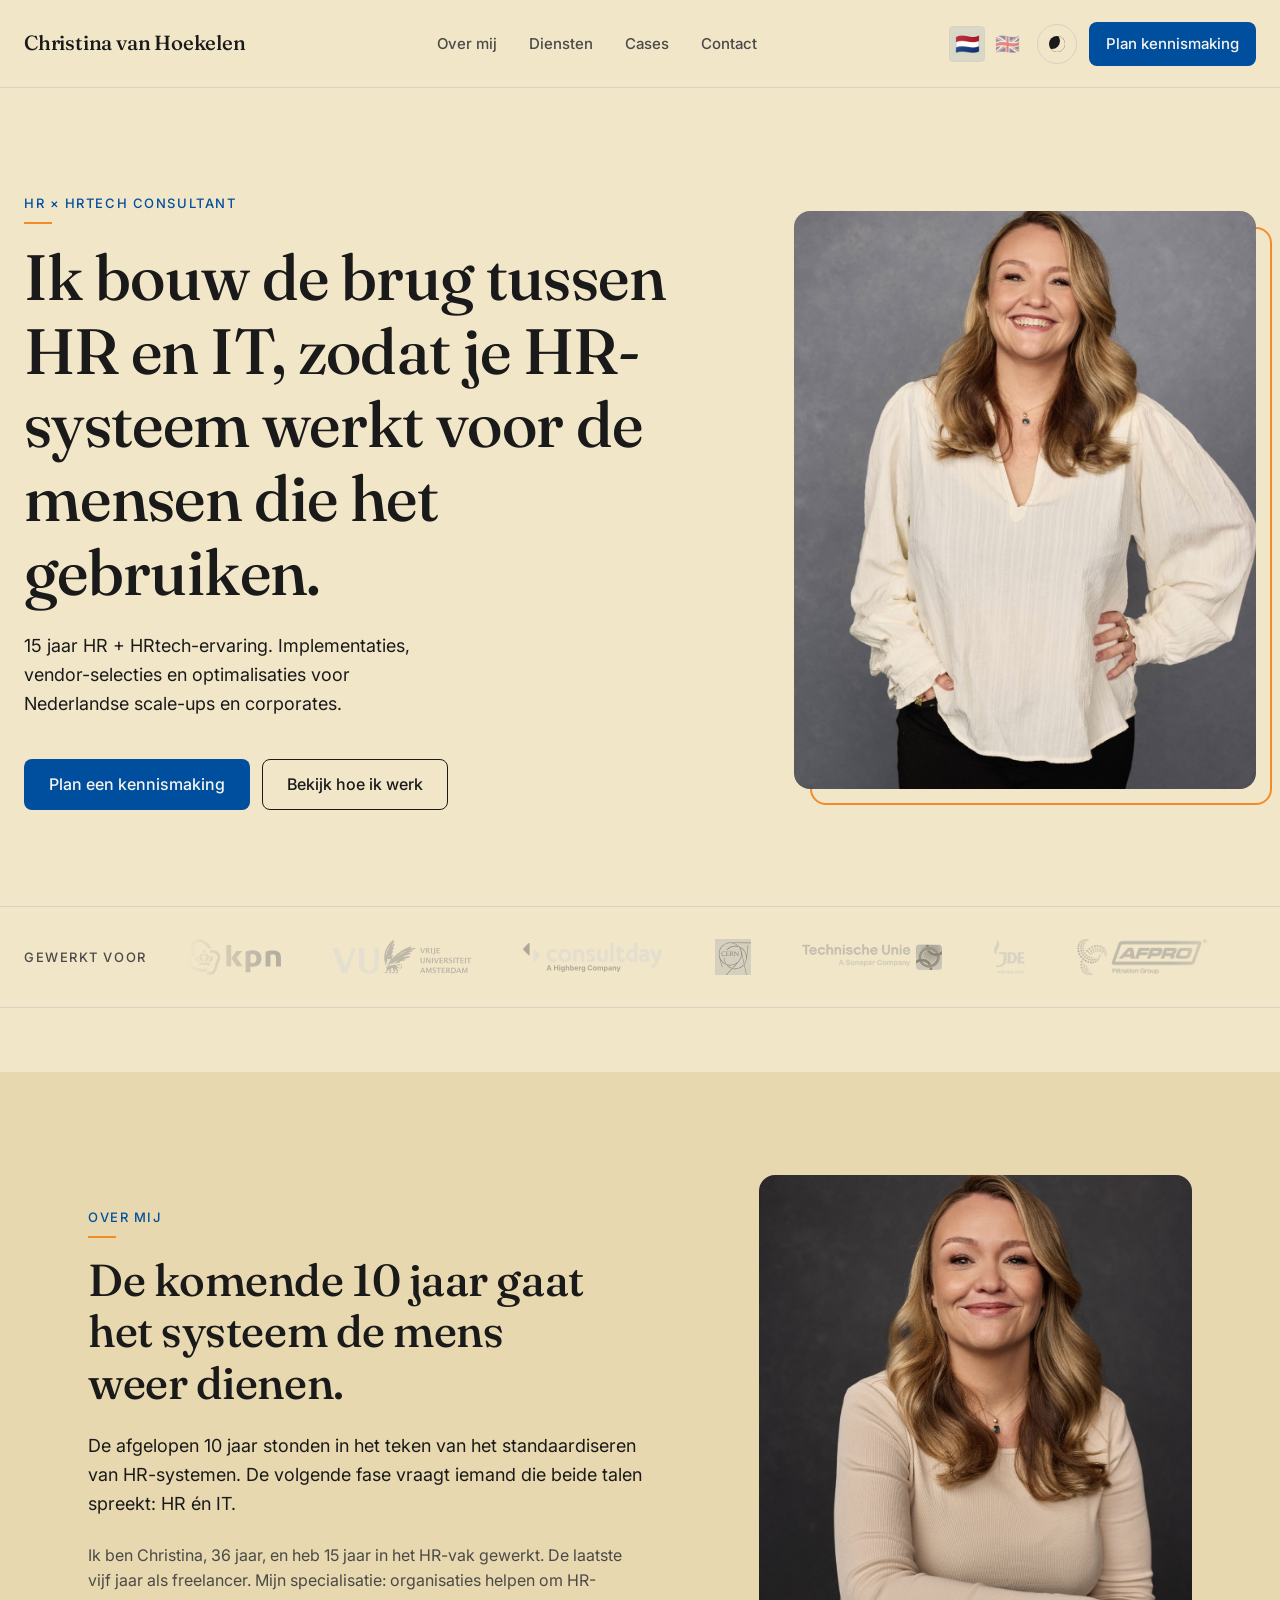
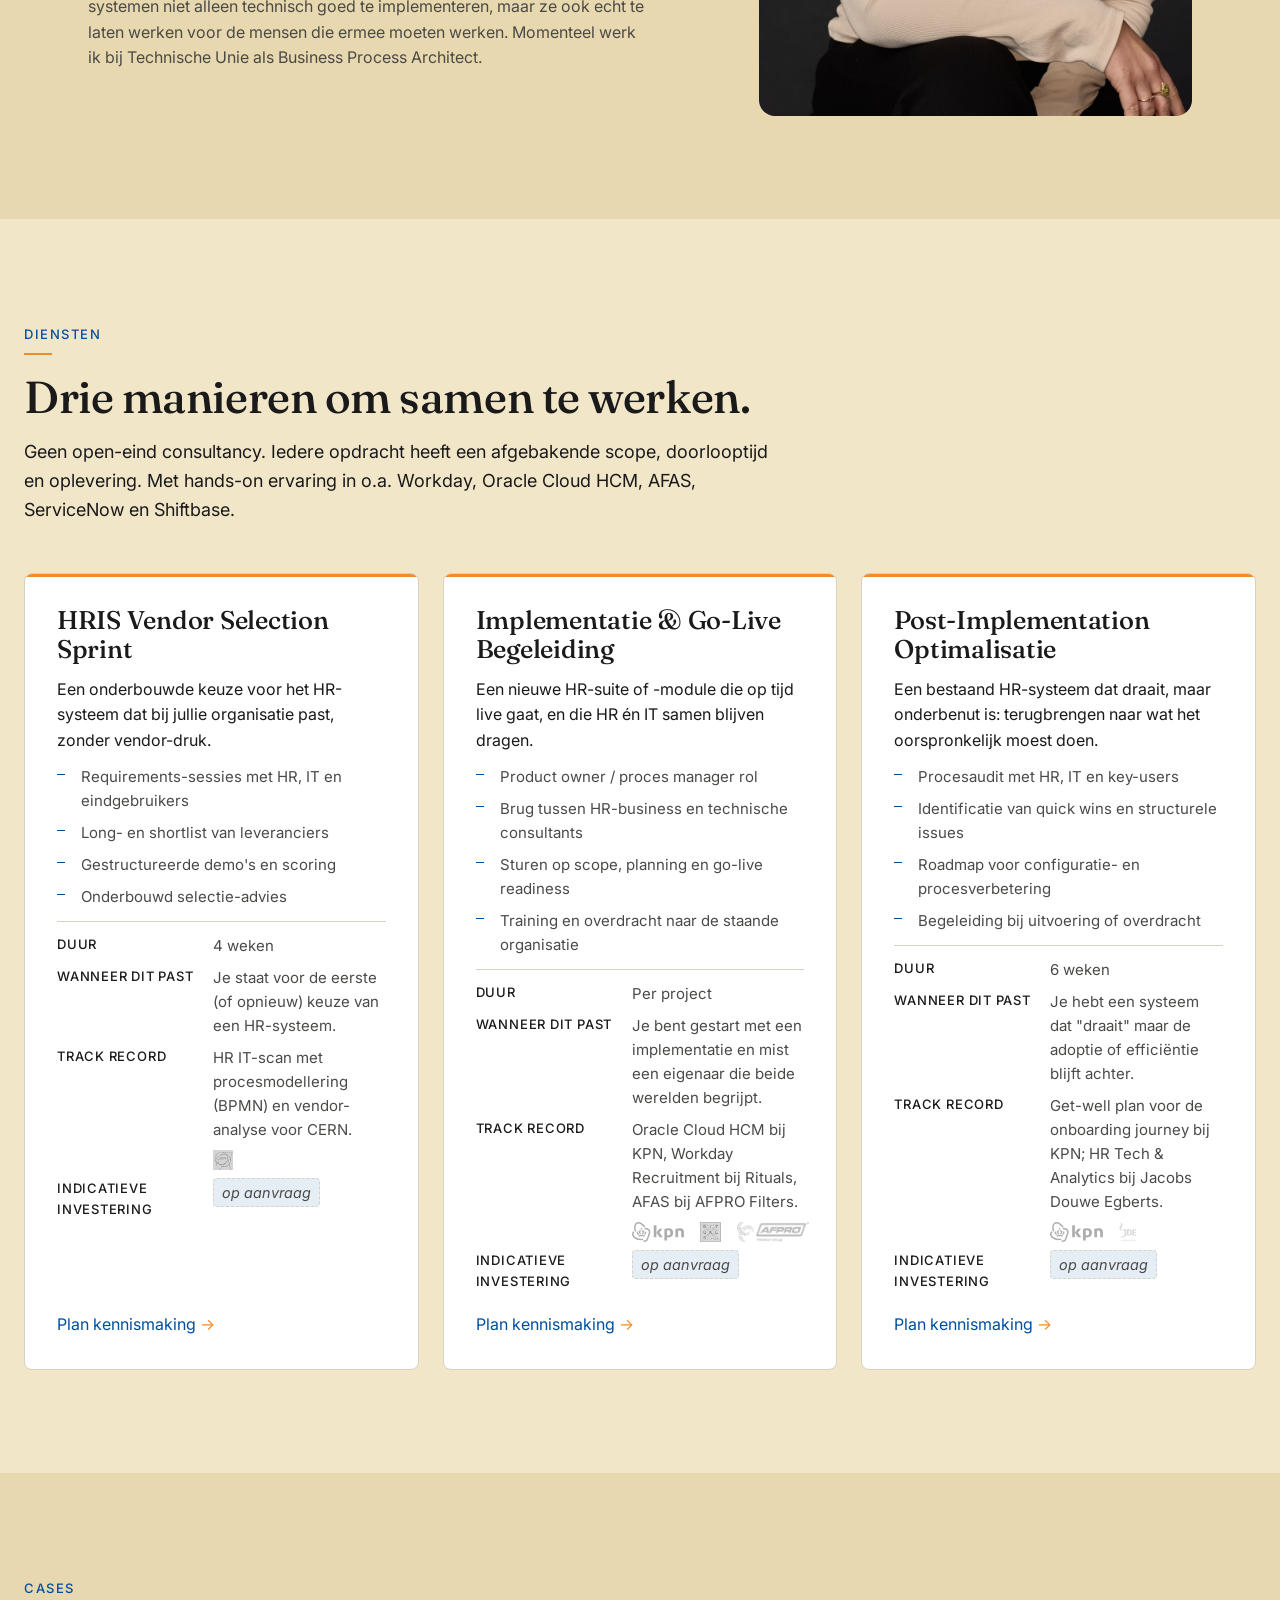
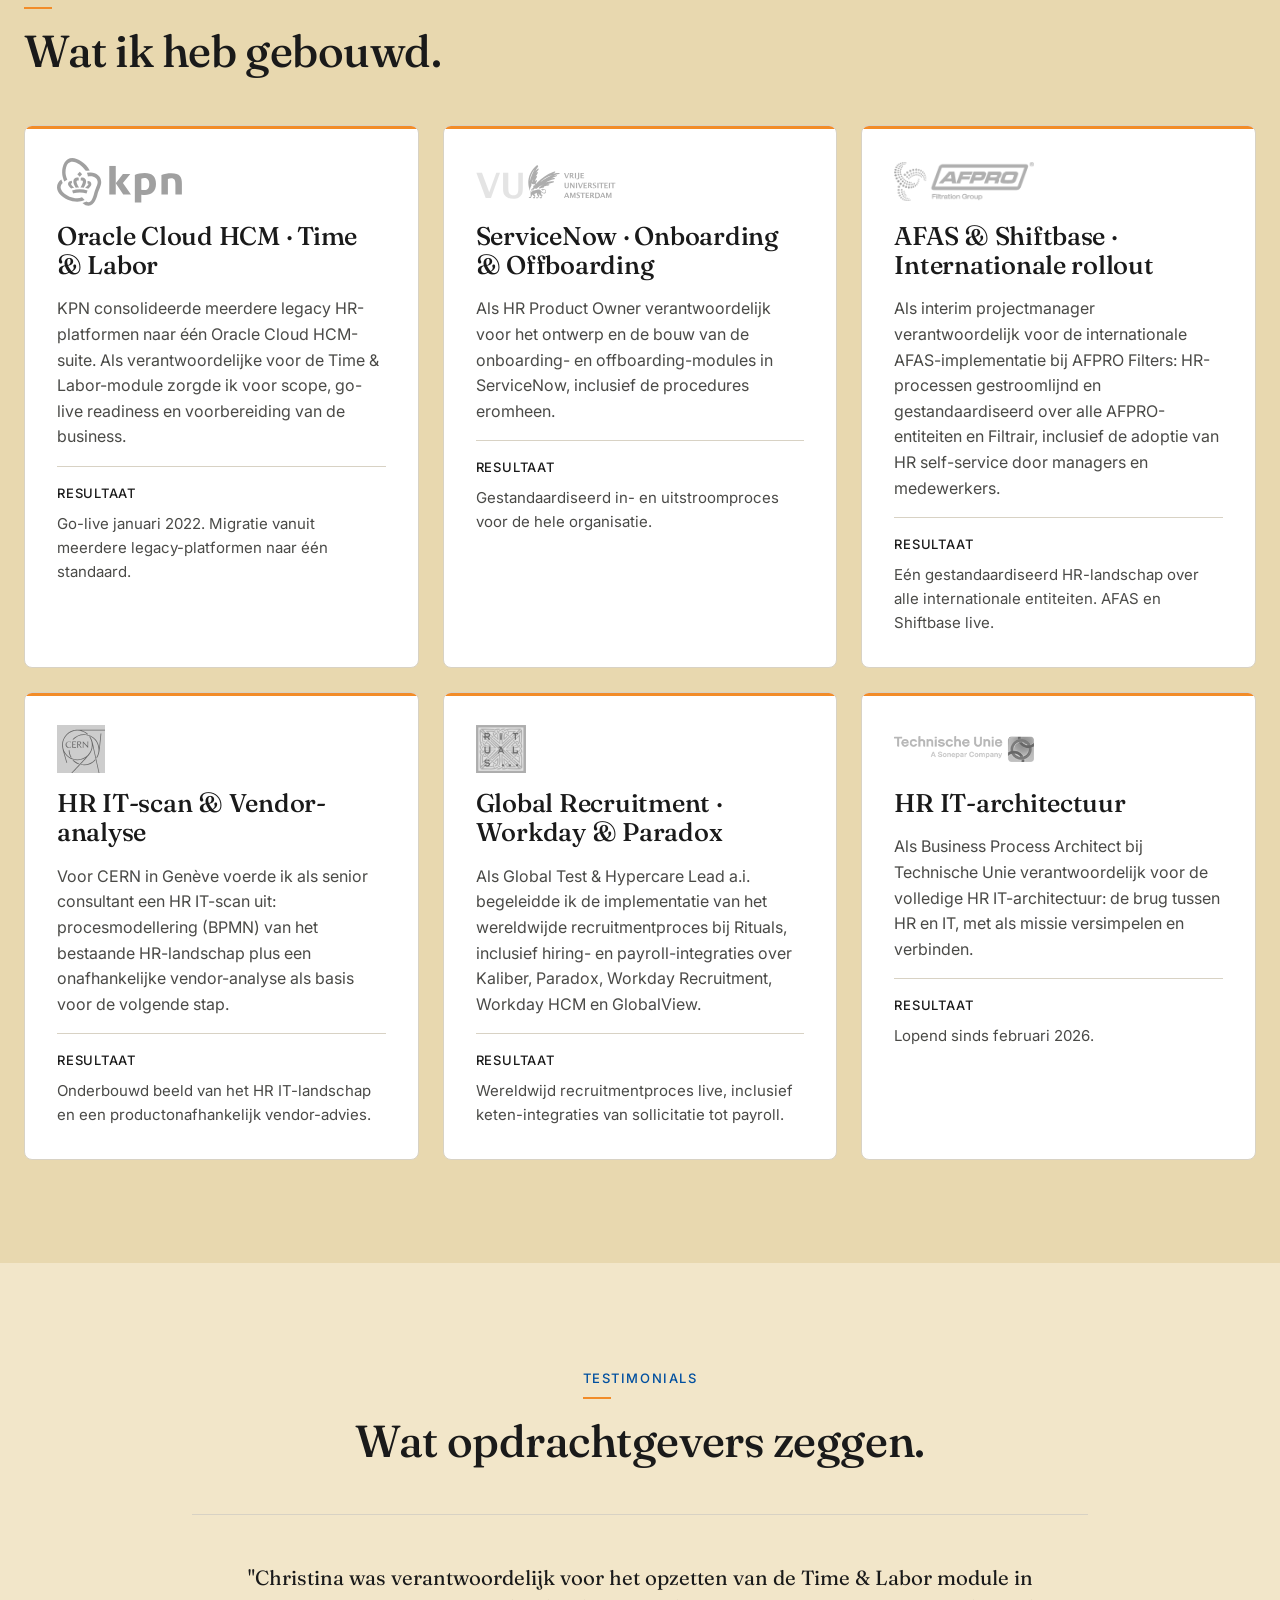
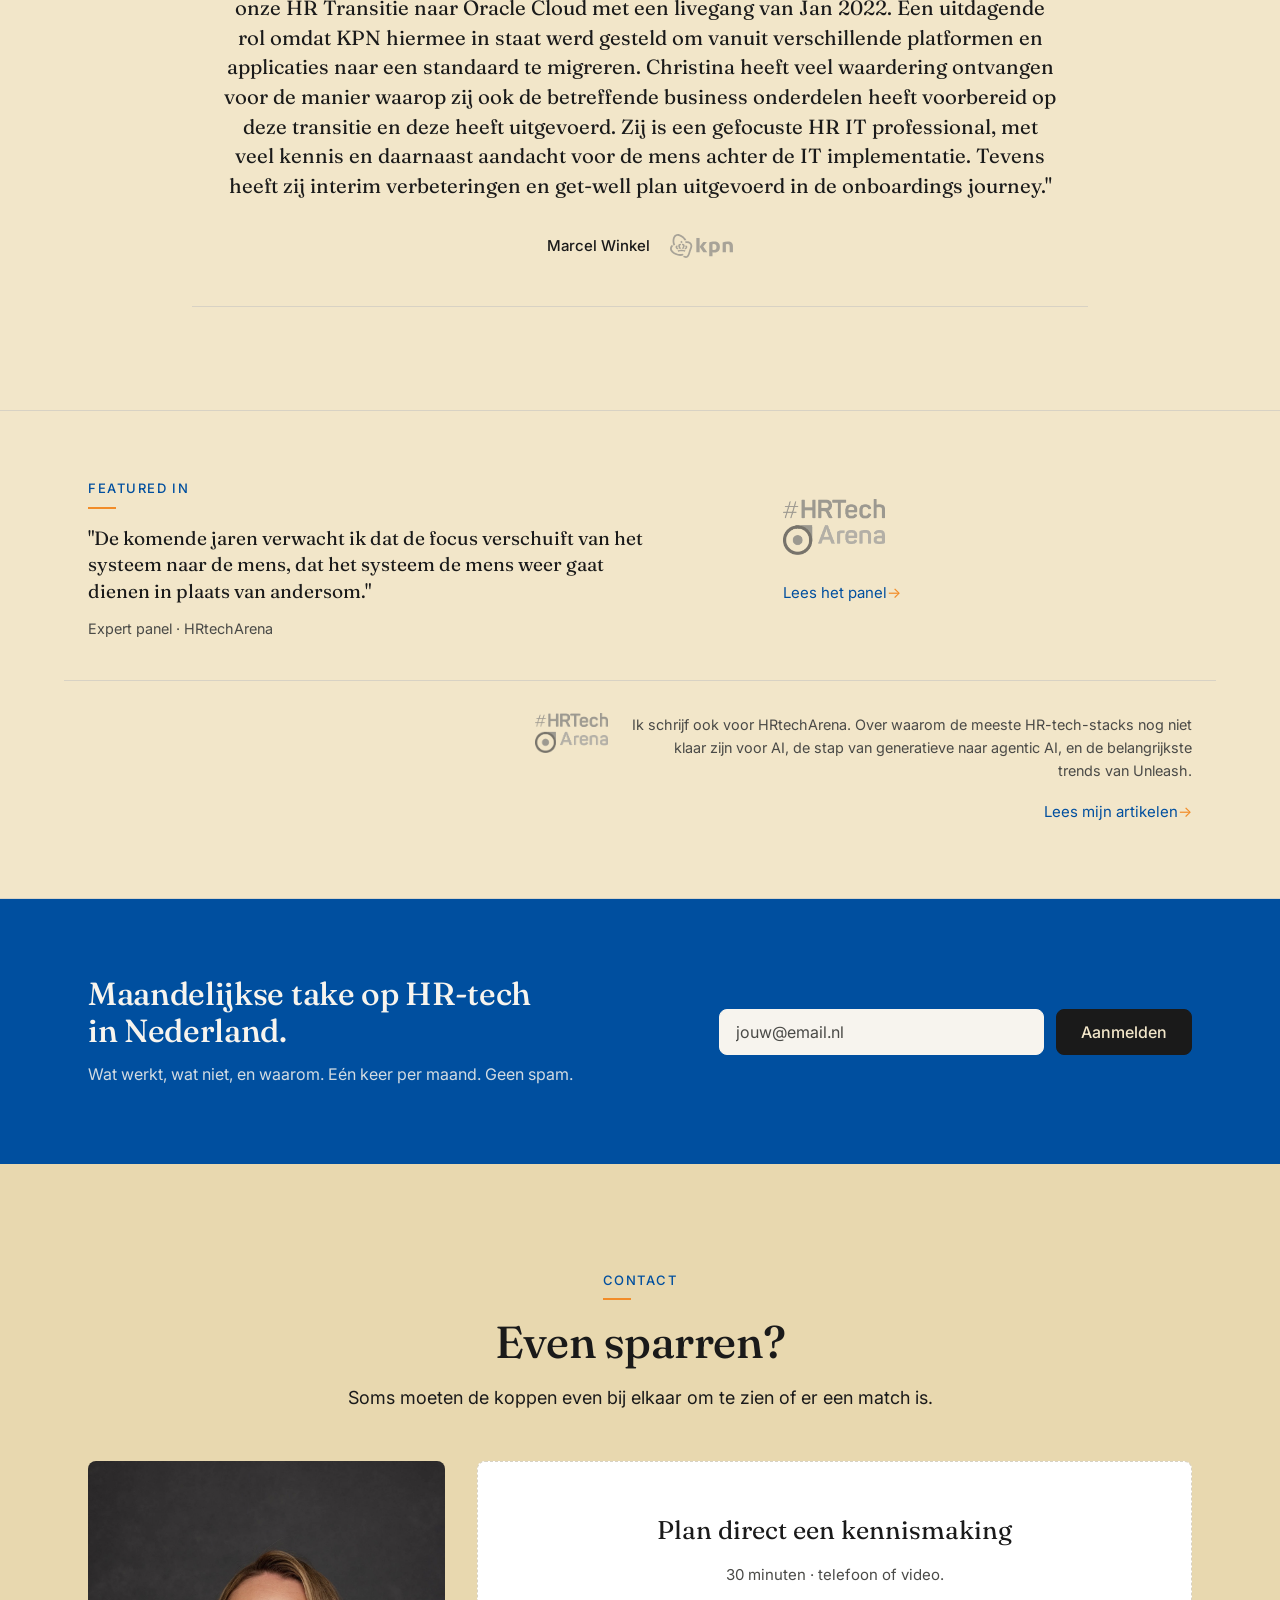
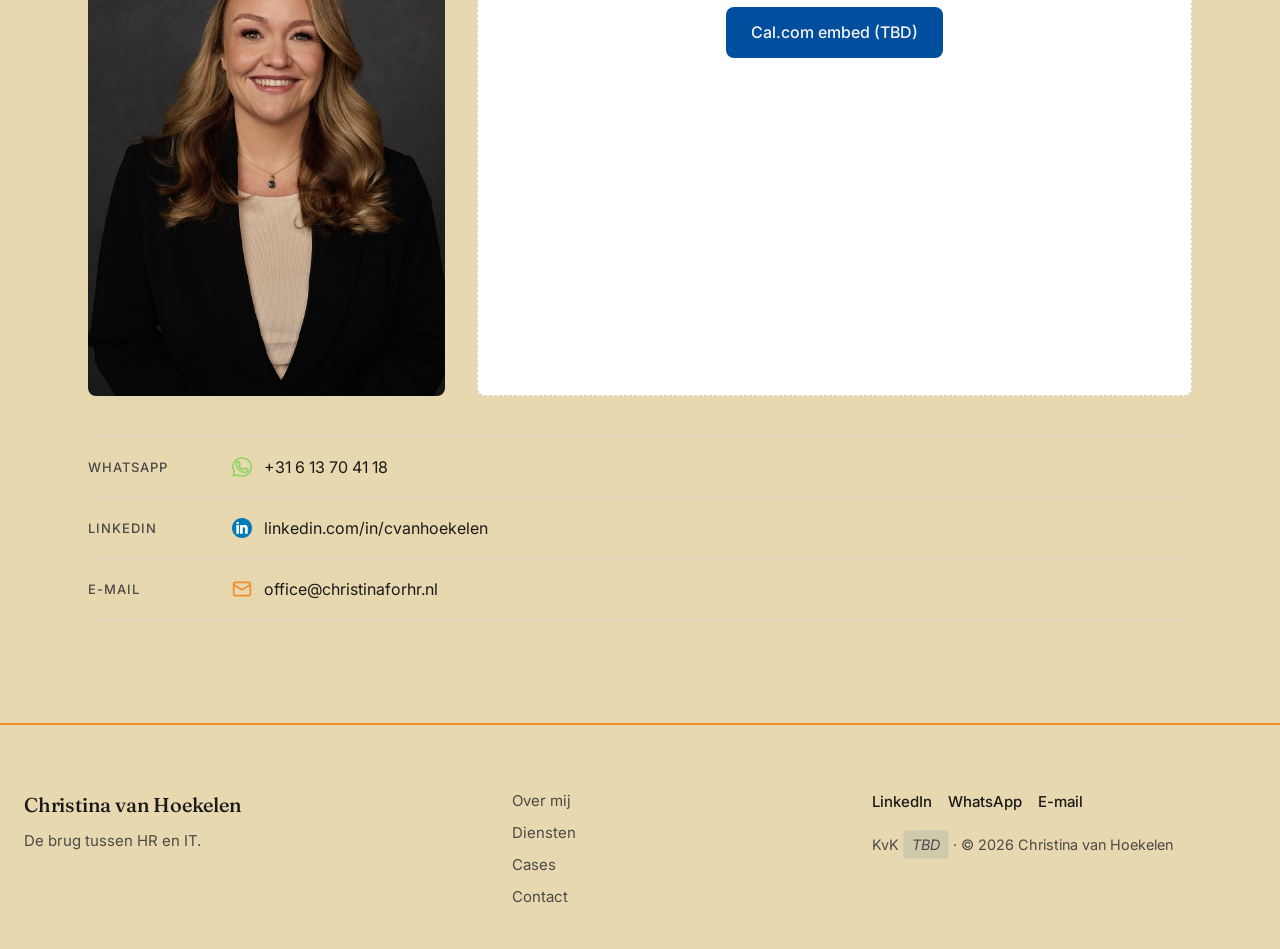
<file: index.html>
<!DOCTYPE html>
<html lang="nl">
  <head>
    <meta charset="UTF-8">
    <meta name="viewport" content="width=device-width, initial-scale=1.0">
    <title>Christina van Hoekelen · HR × HRtech consultant</title>
    <meta name="description" content="Ik bouw de brug tussen HR en IT. Implementaties, vendor-selecties en optimalisaties voor Nederlandse scale-ups en corporates.">

    <link rel="preconnect" href="https://fonts.googleapis.com">
    <link rel="preconnect" href="https://fonts.gstatic.com" crossorigin>
    <link href="https://fonts.googleapis.com/css2?family=Fraunces:opsz,wght@9..144,400;9..144,500;9..144,600&family=Inter:wght@400;500;600&display=swap" rel="stylesheet">

    <link rel="stylesheet" href="CSS/general.css">
    <link rel="stylesheet" href="CSS/header.css">
    <link rel="stylesheet" href="CSS/hero.css">
    <link rel="stylesheet" href="CSS/overmij.css">
    <link rel="stylesheet" href="CSS/diensten.css">
    <link rel="stylesheet" href="CSS/case-studies.css">
    <link rel="stylesheet" href="CSS/testimonials.css">
    <link rel="stylesheet" href="CSS/hr-tech-review.css">
    <link rel="stylesheet" href="CSS/newsletter.css">
    <link rel="stylesheet" href="CSS/contact.css">
    <link rel="stylesheet" href="CSS/bottom-banner.css">
    <link rel="stylesheet" href="CSS/theme-toggle.css">

    <link rel="icon" href="Images/favicon.jpg" type="image/jpeg">

    <script>
      (function () {
        try {
          var saved = localStorage.getItem('theme');
          if (saved === 'dark' || saved === 'light') {
            document.documentElement.setAttribute('data-theme', saved);
          }
        } catch (e) {}
      })();
    </script>
  </head>
  <body>

    <!-- header -->
    <header class="header" id="header">
      <div class="header-inner">
        <a class="wordmark" href="index.html">Christina van Hoekelen</a>

        <nav class="primary-nav" aria-label="Hoofdmenu">
          <a href="#over-mij" data-i18n="nav.about">Over mij</a>
          <a href="#diensten" data-i18n="nav.services">Diensten</a>
          <a href="#cases" data-i18n="nav.cases">Cases</a>
          <a href="#contact" data-i18n="nav.contact">Contact</a>
        </nav>

        <div class="header-actions">
          <div class="lang-toggle" role="group" aria-label="Taal / Language">
            <button type="button" data-lang="nl" aria-label="Nederlands" aria-pressed="true">🇳🇱</button>
            <button type="button" data-lang="en" aria-label="English" aria-pressed="false">🇬🇧</button>
          </div>
          <button type="button" class="theme-toggle" aria-label="Wissel thema" aria-pressed="false">
            <span class="theme-toggle-icon" aria-hidden="true"></span>
          </button>
          <!-- TBD: vervang href door Cal.com / Calendly URL -->
          <a class="btn btn-primary header-cta" href="#contact" data-i18n="header.cta">Plan kennismaking</a>
        </div>
      </div>
    </header>

    <script src="Javascript/scrolling.js"></script>
    <!-- end of header -->

    <main>

      <!-- hero -->
      <section id="hero" class="hero">
        <div class="container-wide hero-grid">
          <div class="hero-copy">
            <p class="eyebrow" data-i18n="hero.eyebrow">HR × HRtech consultant</p>
            <h1 data-i18n="hero.title">Ik bouw de brug tussen HR en IT, zodat je HR-systeem werkt voor de mensen die het gebruiken.</h1>
            <p class="lead" data-i18n="hero.lead">15 jaar HR + HRtech-ervaring. Implementaties, vendor-selecties en optimalisaties voor Nederlandse scale-ups en corporates.</p>
            <div class="hero-ctas">
              <!-- TBD: Cal.com / Calendly URL -->
              <a class="btn btn-primary" href="#contact" data-i18n="hero.cta1">Plan een kennismaking</a>
              <a class="btn btn-secondary" href="#diensten" data-i18n="hero.cta2">Bekijk hoe ik werk</a>
            </div>
          </div>
          <div class="hero-image">
            <img src="Images/christina-hero.jpg" alt="Christina van Hoekelen" class="hero-portrait">
          </div>
        </div>

        <!-- Gewerkt voor -->
        <div class="container-wide logo-strip">
          <p class="logo-strip-label" data-i18n="hero.logolabel">Gewerkt voor</p>
          <div class="logo-strip-viewport">
            <ul class="logo-strip-list">
              <li><img src="Images/KPN_logo_2023.svg" alt="KPN"></li>
              <li><img src="Images/VU_logo_official.svg" alt="Vrije Universiteit Amsterdam"></li>
              <li><img src="Images/Consultday_logo.svg" alt="ConsultDay"></li>
              <li><img src="Images/CERN_logo.svg" alt="CERN"></li>
              <li><img src="Images/TechnischeUnie_logo.png" alt="Technische Unie"></li>
              <li><img src="Images/JDE_logo.svg" alt="Jacobs Douwe Egberts"></li>
              <li><img src="Images/AFPRO_logo.png" alt="AFPRO Filters"></li>
              <li><img src="Images/Rituals_logo.png" alt="Rituals"></li>
              <li><img src="Images/Starbucks_logo.svg" alt="Starbucks"></li>
              <li><img src="Images/Ingenico_logo.svg" alt="Ingenico"></li>
              <li><img src="Images/BoonEdam_logo.svg" alt="Royal Boon Edam"></li>
              <li aria-hidden="true"><img src="Images/KPN_logo_2023.svg" alt=""></li>
              <li aria-hidden="true"><img src="Images/VU_logo_official.svg" alt=""></li>
              <li aria-hidden="true"><img src="Images/Consultday_logo.svg" alt=""></li>
              <li aria-hidden="true"><img src="Images/CERN_logo.svg" alt=""></li>
              <li aria-hidden="true"><img src="Images/TechnischeUnie_logo.png" alt=""></li>
              <li aria-hidden="true"><img src="Images/JDE_logo.svg" alt=""></li>
              <li aria-hidden="true"><img src="Images/AFPRO_logo.png" alt=""></li>
              <li aria-hidden="true"><img src="Images/Rituals_logo.png" alt=""></li>
              <li aria-hidden="true"><img src="Images/Starbucks_logo.svg" alt=""></li>
              <li aria-hidden="true"><img src="Images/Ingenico_logo.svg" alt=""></li>
              <li aria-hidden="true"><img src="Images/BoonEdam_logo.svg" alt=""></li>
            </ul>
          </div>
        </div>
      </section>
      <!-- end of hero -->

      <!-- Over mij -->
      <section id="over-mij" class="over-mij section section-alt">
        <div class="container over-mij-grid">
          <div class="over-mij-text">
            <p class="eyebrow" data-i18n="about.eyebrow">Over mij</p>
            <h2 data-i18n="about.title">De komende 10 jaar gaat het systeem de mens weer dienen.</h2>
            <p class="lead" data-i18n="about.lead">De afgelopen 10 jaar stonden in het teken van het standaardiseren van HR-systemen. De volgende fase vraagt iemand die beide talen spreekt: HR én IT.</p>
            <p data-i18n="about.body">Ik ben Christina, <span id="age">36</span> jaar, en heb 15 jaar in het HR-vak gewerkt. De laatste vijf jaar als freelancer. Mijn specialisatie: organisaties helpen om HR-systemen niet alleen technisch goed te implementeren, maar ze ook echt te laten werken voor de mensen die ermee moeten werken. Momenteel werk ik bij Technische Unie als Business Process Architect.</p>
          </div>
          <div class="over-mij-photo">
            <img src="Images/christina-overmij.jpg" alt="Christina van Hoekelen">
          </div>
        </div>
      </section>
      <!-- end of Over mij -->

      <!-- Diensten -->
      <section id="diensten" class="diensten section">
        <div class="container-wide">
          <header class="section-header">
            <p class="eyebrow" data-i18n="services.eyebrow">Diensten</p>
            <h2 data-i18n="services.title">Drie manieren om samen te werken.</h2>
            <p class="lead" data-i18n="services.lead">Geen open-eind consultancy. Iedere opdracht heeft een afgebakende scope, doorlooptijd en oplevering. Met hands-on ervaring in o.a. Workday, Oracle Cloud HCM, AFAS, ServiceNow en Shiftbase.</p>
          </header>

          <div class="diensten-grid">

            <article class="dienst-card">
              <h3 class="dienst-name" data-i18n="services.1.name">HRIS Vendor Selection Sprint</h3>
              <p class="dienst-outcome" data-i18n="services.1.outcome">Een onderbouwde keuze voor het HR-systeem dat bij jullie organisatie past, zonder vendor-druk.</p>
              <ul class="dienst-scope">
                <li data-i18n="services.1.scope1">Requirements-sessies met HR, IT en eindgebruikers</li>
                <li data-i18n="services.1.scope2">Long- en shortlist van leveranciers</li>
                <li data-i18n="services.1.scope3">Gestructureerde demo's en scoring</li>
                <li data-i18n="services.1.scope4">Onderbouwd selectie-advies</li>
              </ul>
              <dl class="dienst-meta">
                <div>
                  <dt data-i18n="services.meta.duration">Duur</dt>
                  <dd data-i18n="services.1.duration">4 weken</dd>
                </div>
                <div>
                  <dt data-i18n="services.meta.fit">Wanneer dit past</dt>
                  <dd data-i18n="services.1.fit">Je staat voor de eerste (of opnieuw) keuze van een HR-systeem.</dd>
                </div>
                <div>
                  <dt data-i18n="services.meta.track">Track record</dt>
                  <dd>
                    <span data-i18n="services.1.track">HR IT-scan met procesmodellering (BPMN) en vendor-analyse voor CERN.</span>
                    <span class="dienst-track-logos">
                      <img src="Images/CERN_logo.svg" alt="CERN">
                    </span>
                  </dd>
                </div>
                <div>
                  <dt data-i18n="services.meta.invest">Indicatieve investering</dt>
                  <dd><!-- TBD: Christina to confirm price range --><span class="tbd" data-i18n="services.tbdprice">op aanvraag</span></dd>
                </div>
              </dl>
              <a class="btn-ghost" href="#contact" data-i18n="services.cta">Plan kennismaking</a>
            </article>

            <article class="dienst-card">
              <h3 class="dienst-name" data-i18n="services.2.name">Implementatie &amp; Go-Live Begeleiding</h3>
              <p class="dienst-outcome" data-i18n="services.2.outcome">Een nieuwe HR-suite of -module die op tijd live gaat, en die HR én IT samen blijven dragen.</p>
              <ul class="dienst-scope">
                <li data-i18n="services.2.scope1">Product owner / proces manager rol</li>
                <li data-i18n="services.2.scope2">Brug tussen HR-business en technische consultants</li>
                <li data-i18n="services.2.scope3">Sturen op scope, planning en go-live readiness</li>
                <li data-i18n="services.2.scope4">Training en overdracht naar de staande organisatie</li>
              </ul>
              <dl class="dienst-meta">
                <div>
                  <dt data-i18n="services.meta.duration">Duur</dt>
                  <dd data-i18n="services.2.duration">Per project</dd>
                </div>
                <div>
                  <dt data-i18n="services.meta.fit">Wanneer dit past</dt>
                  <dd data-i18n="services.2.fit">Je bent gestart met een implementatie en mist een eigenaar die beide werelden begrijpt.</dd>
                </div>
                <div>
                  <dt data-i18n="services.meta.track">Track record</dt>
                  <dd>
                    <span data-i18n="services.2.track">Oracle Cloud HCM bij KPN, Workday Recruitment bij Rituals, AFAS bij AFPRO Filters.</span>
                    <span class="dienst-track-logos">
                      <img src="Images/KPN_logo_2023.svg" alt="KPN">
                      <img src="Images/Rituals_logo.png" alt="Rituals">
                      <img src="Images/AFPRO_logo.png" alt="AFPRO Filters">
                    </span>
                  </dd>
                </div>
                <div>
                  <dt data-i18n="services.meta.invest">Indicatieve investering</dt>
                  <dd><!-- TBD: Christina to confirm price range --><span class="tbd" data-i18n="services.tbdprice">op aanvraag</span></dd>
                </div>
              </dl>
              <a class="btn-ghost" href="#contact" data-i18n="services.cta">Plan kennismaking</a>
            </article>

            <article class="dienst-card">
              <h3 class="dienst-name" data-i18n="services.3.name">Post-Implementation Optimalisatie</h3>
              <p class="dienst-outcome" data-i18n="services.3.outcome">Een bestaand HR-systeem dat draait, maar onderbenut is: terugbrengen naar wat het oorspronkelijk moest doen.</p>
              <ul class="dienst-scope">
                <li data-i18n="services.3.scope1">Procesaudit met HR, IT en key-users</li>
                <li data-i18n="services.3.scope2">Identificatie van quick wins en structurele issues</li>
                <li data-i18n="services.3.scope3">Roadmap voor configuratie- en procesverbetering</li>
                <li data-i18n="services.3.scope4">Begeleiding bij uitvoering of overdracht</li>
              </ul>
              <dl class="dienst-meta">
                <div>
                  <dt data-i18n="services.meta.duration">Duur</dt>
                  <dd data-i18n="services.3.duration">6 weken</dd>
                </div>
                <div>
                  <dt data-i18n="services.meta.fit">Wanneer dit past</dt>
                  <dd data-i18n="services.3.fit">Je hebt een systeem dat &quot;draait&quot; maar de adoptie of efficiëntie blijft achter.</dd>
                </div>
                <div>
                  <dt data-i18n="services.meta.track">Track record</dt>
                  <dd>
                    <span data-i18n="services.3.track">Get-well plan voor de onboarding journey bij KPN; HR Tech &amp; Analytics bij Jacobs Douwe Egberts.</span>
                    <span class="dienst-track-logos">
                      <img src="Images/KPN_logo_2023.svg" alt="KPN">
                      <img src="Images/JDE_logo.svg" alt="Jacobs Douwe Egberts">
                    </span>
                  </dd>
                </div>
                <div>
                  <dt data-i18n="services.meta.invest">Indicatieve investering</dt>
                  <dd><!-- TBD: Christina to confirm price range --><span class="tbd" data-i18n="services.tbdprice">op aanvraag</span></dd>
                </div>
              </dl>
              <a class="btn-ghost" href="#contact" data-i18n="services.cta">Plan kennismaking</a>
            </article>

          </div>
        </div>
      </section>
      <!-- end of Diensten -->

      <!-- Cases -->
      <section id="cases" class="cases section section-alt">
        <div class="container-wide">
          <header class="section-header">
            <p class="eyebrow" data-i18n="cases.eyebrow">Cases</p>
            <h2 data-i18n="cases.title">Wat ik heb gebouwd.</h2>
          </header>

          <div class="cases-grid">

            <article class="case-card">
              <div class="case-logo">
                <img src="Images/KPN_logo_2023.svg" alt="KPN">
              </div>
              <h3 class="case-title" data-i18n="cases.1.title">Oracle Cloud HCM · Time &amp; Labor</h3>
              <p class="case-context" data-i18n="cases.1.context">KPN consolideerde meerdere legacy HR-platformen naar één Oracle Cloud HCM-suite. Als verantwoordelijke voor de Time &amp; Labor-module zorgde ik voor scope, go-live readiness en voorbereiding van de business.</p>
              <dl class="case-outcome">
                <dt data-i18n="cases.result">Resultaat</dt>
                <!-- TBD: Christina to verify numbers (aantal platformen, aantal medewerkers, etc.) -->
                <dd data-i18n="cases.1.result">Go-live januari 2022. Migratie vanuit meerdere legacy-platformen naar één standaard.</dd>
              </dl>
            </article>

            <article class="case-card">
              <div class="case-logo">
                <img src="Images/VU_logo_official.svg" alt="Vrije Universiteit Amsterdam">
              </div>
              <h3 class="case-title" data-i18n="cases.2.title">ServiceNow · Onboarding &amp; Offboarding</h3>
              <p class="case-context" data-i18n="cases.2.context">Als HR Product Owner verantwoordelijk voor het ontwerp en de bouw van de onboarding- en offboarding-modules in ServiceNow, inclusief de procedures eromheen.</p>
              <dl class="case-outcome">
                <dt data-i18n="cases.result">Resultaat</dt>
                <!-- TBD: Christina to verify numbers (aantal nieuwe medewerkers per jaar, reductie doorlooptijd, etc.) -->
                <dd data-i18n="cases.2.result">Gestandaardiseerd in- en uitstroomproces voor de hele organisatie.</dd>
              </dl>
            </article>

            <article class="case-card">
              <div class="case-logo">
                <img src="Images/AFPRO_logo.png" alt="AFPRO Filters">
              </div>
              <h3 class="case-title" data-i18n="cases.3.title">AFAS &amp; Shiftbase · Internationale rollout</h3>
              <p class="case-context" data-i18n="cases.3.context">Als interim projectmanager verantwoordelijk voor de internationale AFAS-implementatie bij AFPRO Filters: HR-processen gestroomlijnd en gestandaardiseerd over alle AFPRO-entiteiten en Filtrair, inclusief de adoptie van HR self-service door managers en medewerkers.</p>
              <dl class="case-outcome">
                <dt data-i18n="cases.result">Resultaat</dt>
                <dd data-i18n="cases.3.result">Eén gestandaardiseerd HR-landschap over alle internationale entiteiten. AFAS en Shiftbase live.</dd>
              </dl>
            </article>

            <article class="case-card">
              <div class="case-logo">
                <img src="Images/CERN_logo.svg" alt="CERN">
              </div>
              <h3 class="case-title" data-i18n="cases.4.title">HR IT-scan &amp; Vendor-analyse</h3>
              <p class="case-context" data-i18n="cases.4.context">Voor CERN in Genève voerde ik als senior consultant een HR IT-scan uit: procesmodellering (BPMN) van het bestaande HR-landschap plus een onafhankelijke vendor-analyse als basis voor de volgende stap.</p>
              <dl class="case-outcome">
                <dt data-i18n="cases.result">Resultaat</dt>
                <dd data-i18n="cases.4.result">Onderbouwd beeld van het HR IT-landschap en een productonafhankelijk vendor-advies.</dd>
              </dl>
            </article>

            <article class="case-card">
              <div class="case-logo">
                <img src="Images/Rituals_logo.png" alt="Rituals">
              </div>
              <h3 class="case-title" data-i18n="cases.5.title">Global Recruitment · Workday &amp; Paradox</h3>
              <p class="case-context" data-i18n="cases.5.context">Als Global Test &amp; Hypercare Lead a.i. begeleidde ik de implementatie van het wereldwijde recruitmentproces bij Rituals, inclusief hiring- en payroll-integraties over Kaliber, Paradox, Workday Recruitment, Workday HCM en GlobalView.</p>
              <dl class="case-outcome">
                <dt data-i18n="cases.result">Resultaat</dt>
                <dd data-i18n="cases.5.result">Wereldwijd recruitmentproces live, inclusief keten-integraties van sollicitatie tot payroll.</dd>
              </dl>
            </article>

            <article class="case-card">
              <div class="case-logo">
                <img src="Images/TechnischeUnie_logo.png" alt="Technische Unie">
              </div>
              <h3 class="case-title" data-i18n="cases.6.title">HR IT-architectuur</h3>
              <p class="case-context" data-i18n="cases.6.context">Als Business Process Architect bij Technische Unie verantwoordelijk voor de volledige HR IT-architectuur: de brug tussen HR en IT, met als missie versimpelen en verbinden.</p>
              <dl class="case-outcome">
                <dt data-i18n="cases.result">Resultaat</dt>
                <dd data-i18n="cases.6.result">Lopend sinds februari 2026.</dd>
              </dl>
            </article>

          </div>
        </div>
      </section>
      <!-- end of Cases -->

      <!-- testimonials carousel -->
      <section id="testimonials" class="testimonials section">
        <div class="container">
          <header class="section-header section-header-center">
            <p class="eyebrow" data-i18n="testi.eyebrow">Testimonials</p>
            <h2 data-i18n="testi.title">Wat opdrachtgevers zeggen.</h2>
          </header>

          <div class="carousel-container">
            <div class="carousel-text">
              <div class="active">
                <blockquote>
                  <p data-i18n="testi.q1">"Christina was verantwoordelijk voor het opzetten van de Time &amp; Labor module in onze HR Transitie naar Oracle Cloud met een livegang van Jan 2022. Een uitdagende rol omdat KPN hiermee in staat werd gesteld om vanuit verschillende platformen en applicaties naar een standaard te migreren. Christina heeft veel waardering ontvangen voor de manier waarop zij ook de betreffende business onderdelen heeft voorbereid op deze transitie en deze heeft uitgevoerd. Zij is een gefocuste HR IT professional, met veel kennis en daarnaast aandacht voor de mens achter de IT implementatie. Tevens heeft zij interim verbeteringen en get-well plan uitgevoerd in de onboardings journey."</p>
                </blockquote>
                <footer class="testimonial-attribution">
                  <span class="testimonial-name">Marcel Winkel</span>
                  <img src="Images/KPN_logo_2023.svg" alt="KPN" class="testimonial-logo">
                </footer>
              </div>
              <div>
                <blockquote>
                  <p data-i18n="testi.q2">"Christina, dank voor je projectmatige aanpak voor de internationale Afas implementatie. Je hebt Afpro echt naar het next level gebracht. Onder de indruk van je kennis en kunde, veel succes in je volgende opdracht."</p>
                </blockquote>
                <footer class="testimonial-attribution">
                  <span class="testimonial-name">Yvette Minderhoud</span>
                  <img src="Images/AFPRO_logo.png" alt="AFPRO Filters" class="testimonial-logo">
                </footer>
              </div>
              <div>
                <blockquote>
                  <p>"I had the pleasure of working with Christina, whose enormous energy and drive consistently delivered outstanding results and made a significant impact on the business. She successfully streamlined and standardized HR processes across all AFPRO entities and Filtrair. In doing so, she implemented multiple systems, including AFAS and Shiftbase, ensuring that both managers and employees were comfortable and confident using the HR self-service tools. I would gladly recommend Christina as a project lead in complex international HR environments."</p>
                </blockquote>
                <footer class="testimonial-attribution">
                  <span class="testimonial-name">Niels Berkhout · President &amp; CEO</span>
                  <img src="Images/AFPRO_logo.png" alt="AFPRO Filters" class="testimonial-logo">
                </footer>
              </div>
              <div>
                <blockquote>
                  <p>"Christina reported into me as an HR Product Owner for ServiceNow. She worked efficiently and diligently on building onboarding and offboarding modules, and quickly displayed strengths in creating procedures and working with systems and technology. Christina is extremely eager to learn and grow, and thrives on project-based work. She is very friendly, service-minded and tech-savvy who will always seek to do the best that she can in any situation."</p>
                </blockquote>
                <footer class="testimonial-attribution">
                  <span class="testimonial-name">Kim Nijland</span>
                  <img src="Images/VU_logo_official.svg" alt="Vrije Universiteit Amsterdam" class="testimonial-logo">
                </footer>
              </div>
              <div>
                <blockquote>
                  <p>"Christina reported into me as an HR Advisor having transferred from the Netherlands into a temporary assignment in the UK. She worked efficiently and diligently, and quickly displayed strengths in creating procedures and working with systems and technology. Christina was keen to learn and develop, and thrives on project based work. She is a systematic, methodical and confident individual who will always seek to do the best that she can in any situation."</p>
                </blockquote>
                <footer class="testimonial-attribution">
                  <span class="testimonial-name">Jonathan Ford · Senior HR Business Partner</span>
                  <img src="Images/Starbucks_logo.svg" alt="Starbucks" class="testimonial-logo">
                </footer>
              </div>
              <div>
                <blockquote>
                  <p>"I have got to know Christina as a super smart person who was always there to jump in and offer solutions. She was able to make my life easier so many times by adding systems to the process. A big thank you for all you have done."</p>
                </blockquote>
                <footer class="testimonial-attribution">
                  <span class="testimonial-name">Madelon Barning</span>
                  <img src="Images/Starbucks_logo.svg" alt="Starbucks" class="testimonial-logo">
                </footer>
              </div>
            </div>
          </div>
        </div>
      </section>

      <script src="Javascript/carousel.js"></script>
      <!-- end of testimonials carousel -->

      <!-- HR Tech Review strip -->
      <section id="hr-tech-review" class="hr-tech-review section">
        <div class="container hr-tech-flexbox">
          <div class="hr-tech-review-text">
            <p class="eyebrow">Featured in</p>
            <p class="hr-tech-pull" data-i18n="feat.quote">"De komende jaren verwacht ik dat de focus verschuift van het systeem naar de mens, dat het systeem de mens weer gaat dienen in plaats van andersom."</p>
            <p class="hr-tech-meta">Expert panel · HRtechArena</p>
          </div>
          <div class="hrtech-emblems">
            <a href="https://hrtecharena.nl/arena/christina-van-hoekelen/" target="_blank" rel="noopener">
              <img src="Images/Hrtechlogo.webp" alt="HRtechArena" class="hrtech-emblem">
            </a>
            <a href="https://hrtecharena.nl/arena/christina-van-hoekelen/" target="_blank" rel="noopener" class="hrtech-link" data-i18n="feat.panel">
              Lees het panel
            </a>
          </div>
        </div>
        <div class="container hr-tech-author">
          <a href="https://hrtecharena.nl/author/christinavanhoekelen/" target="_blank" rel="noopener" class="hr-tech-author-logo">
            <img src="Images/Hrtechlogo.webp" alt="HRtechArena">
          </a>
          <div class="hr-tech-author-text">
            <p data-i18n="feat.author">Ik schrijf ook voor HRtechArena. Over waarom de meeste HR-tech-stacks nog niet klaar zijn voor AI, de stap van generatieve naar agentic AI, en de belangrijkste trends van Unleash.</p>
            <a href="https://hrtecharena.nl/author/christinavanhoekelen/" target="_blank" rel="noopener" class="hrtech-link" data-i18n="feat.articles">
              Lees mijn artikelen
            </a>
          </div>
        </div>
      </section>
      <!-- end of HR Tech Review strip -->

      <!-- Newsletter -->
      <section id="newsletter" class="newsletter">
        <div class="container newsletter-inner">
          <div class="newsletter-copy">
            <h2 class="newsletter-title" data-i18n="news.title">Maandelijkse take op HR-tech in Nederland.</h2>
            <p class="newsletter-sub" data-i18n="news.sub">Wat werkt, wat niet, en waarom. Eén keer per maand. Geen spam.</p>
          </div>
          <!-- TBD: koppel form action aan ESP (Mailchimp / Buttondown / Beehiiv) -->
          <form class="newsletter-form" action="" method="post" novalidate>
            <label for="newsletter-email" class="visually-hidden" data-i18n="news.label">E-mailadres</label>
            <input type="email" id="newsletter-email" name="email" placeholder="jouw@email.nl" data-i18n-attr="placeholder:news.placeholder" required>
            <button type="submit" class="btn btn-primary" data-i18n="news.button">Aanmelden</button>
          </form>
        </div>
      </section>
      <!-- end of Newsletter -->

      <!-- Contact -->
      <section id="contact" class="contact section section-alt">
        <div class="container">
          <header class="section-header section-header-center">
            <p class="eyebrow" data-i18n="contact.eyebrow">Contact</p>
            <h2 data-i18n="contact.title">Even sparren?</h2>
            <p class="lead" data-i18n="contact.lead">Soms moeten de koppen even bij elkaar om te zien of er een match is.</p>
          </header>

          <div class="contact-primary">
            <div class="contact-photo">
              <img src="Images/christina-contact.jpg" alt="Christina van Hoekelen">
            </div>
            <!-- TBD: vervang door werkelijke Cal.com embed iframe of inline widget -->
            <div class="cal-embed-placeholder">
              <p class="cal-embed-title" data-i18n="contact.caltitle">Plan direct een kennismaking</p>
              <p class="cal-embed-sub" data-i18n="contact.calsub">30 minuten · telefoon of video.</p>
              <a class="btn btn-primary" href="#" aria-disabled="true">
                Cal.com embed (TBD)
              </a>
            </div>
          </div>

          <ul class="contact-methods">
            <li>
              <span class="contact-label">WhatsApp</span>
              <a href="https://wa.me/31613704118" target="_blank" rel="noopener">
                <img src="Images/WhatsApp_icon.png" alt="" class="contact-icon">
                +31 6 13 70 41 18
              </a>
            </li>
            <li>
              <span class="contact-label">LinkedIn</span>
              <a href="https://www.linkedin.com/in/cvanhoekelen" target="_blank" rel="noopener">
                <img src="Images/linkedin_icon.webp" alt="" class="contact-icon">
                linkedin.com/in/cvanhoekelen
              </a>
            </li>
            <li>
              <span class="contact-label">E-mail</span>
              <a href="mailto:office@christinaforhr.nl">
                <img src="Images/mail_icon.svg" alt="" class="contact-icon">
                office@christinaforhr.nl
              </a>
            </li>
          </ul>
        </div>
      </section>
      <!-- end of Contact -->

    </main>

    <!-- footer -->
    <footer class="bottom-banner">
      <div class="container-wide footer-grid">
        <div class="footer-brand">
          <p class="footer-wordmark">Christina van Hoekelen</p>
          <p class="footer-tagline" data-i18n="footer.tagline">De brug tussen HR en IT.</p>
        </div>
        <nav class="footer-nav" aria-label="Footer">
          <a href="#over-mij" data-i18n="nav.about">Over mij</a>
          <a href="#diensten" data-i18n="nav.services">Diensten</a>
          <a href="#cases" data-i18n="nav.cases">Cases</a>
          <a href="#contact" data-i18n="nav.contact">Contact</a>
        </nav>
        <div class="footer-meta">
          <ul class="footer-social">
            <li><a href="https://www.linkedin.com/in/cvanhoekelen" target="_blank" rel="noopener">LinkedIn</a></li>
            <li><a href="https://wa.me/31613704118" target="_blank" rel="noopener">WhatsApp</a></li>
            <li><a href="mailto:office@christinaforhr.nl">E-mail</a></li>
          </ul>
          <!-- TBD: KvK nummer invullen -->
          <p class="footer-kvk">KvK <span class="tbd">TBD</span> · © <span id="footer-year">2026</span> Christina van Hoekelen</p>
        </div>
      </div>
    </footer>
    <!-- end of footer -->

    <script src="Javascript/i18n.js"></script>
    <script src="Javascript/theme-toggle.js"></script>

  </body>
</html>
</file>
<file: CSS/general.css>
:root {
  --bg: #F2E6C9;
  --bg-alt: #E8D8AF;
  --surface: #FFFFFF;
  --ink: #1A1A1A;
  --ink-muted: #4A4A47;
  --accent: #004F9F;
  --accent-soft: rgba(0, 79, 159, 0.10);
  --accent-contrast: #F7F4EE;
  --accent-orange: #F28C28;
  --accent-orange-soft: rgba(242, 140, 40, 0.14);
  --rule: #D8D2C4;

  --font-display: "Fraunces", Georgia, "Times New Roman", serif;
  --font-body: "Inter", system-ui, -apple-system, "Segoe UI", Roboto, sans-serif;

  --fs-h1: clamp(2.5rem, 5vw, 4.5rem);
  --fs-h2: clamp(2rem, 3.5vw, 3rem);
  --fs-h3: clamp(1.375rem, 2vw, 1.75rem);
  --fs-h4: clamp(1.125rem, 1.4vw, 1.25rem);
  --fs-body: clamp(1rem, 1.1vw, 1.125rem);
  --fs-small: 0.9rem;
  --fs-eyebrow: 0.8125rem;

  --lh-display: 1.15;
  --lh-body: 1.6;

  --space-1: 0.25rem;
  --space-2: 0.5rem;
  --space-3: 0.75rem;
  --space-4: 1rem;
  --space-5: 1.5rem;
  --space-6: 2rem;
  --space-7: 2.5rem;
  --space-8: 3rem;
  --space-9: 4rem;
  --space-10: 5rem;
  --space-11: 6rem;
  --space-12: 8rem;

  --container-text: 72rem;
  --container-wide: 80rem;

  --radius-sm: 4px;
  --radius-md: 8px;
  --radius-lg: 16px;

  --header-h: 88px;

  --transition: 200ms ease;
}

@media (prefers-color-scheme: dark) {
  :root:not([data-theme="light"]) {
    --bg: #4A3D28;
    --bg-alt: #56462E;
    --surface: #625038;
    --ink: #F5F0E5;
    --ink-muted: #D8CBB0;
    --accent: #00AEEF;
    --accent-soft: rgba(0, 174, 239, 0.16);
    --accent-contrast: #26200F;
    --accent-orange: #F28C28;
    --accent-orange-soft: rgba(242, 140, 40, 0.18);
    --rule: #6E5B3F;
  }
}

[data-theme="dark"] {
  --bg: #4A3D28;
  --bg-alt: #56462E;
  --surface: #625038;
  --ink: #F5F0E5;
  --ink-muted: #D8CBB0;
  --accent: #00AEEF;
  --accent-soft: rgba(0, 174, 239, 0.16);
  --accent-contrast: #26200F;
  --accent-orange: #F28C28;
  --accent-orange-soft: rgba(255, 165, 0, 0.18);
  --rule: #6E5B3F;
}

*,
*::before,
*::after {
  box-sizing: border-box;
}

html {
  scroll-behavior: smooth;
  scroll-padding-top: var(--header-h);
}

body {
  margin: 0;
  padding-top: var(--header-h);
  background-color: var(--bg);
  color: var(--ink);
  font-family: var(--font-body);
  font-size: var(--fs-body);
  line-height: var(--lh-body);
  font-weight: 400;
  overflow-x: hidden;
  -webkit-font-smoothing: antialiased;
  -moz-osx-font-smoothing: grayscale;
  transition: background-color var(--transition), color var(--transition);
}

main {
  display: block;
}

h1, h2, h3, h4 {
  font-family: var(--font-display);
  color: var(--ink);
  line-height: var(--lh-display);
  font-weight: 500;
  margin: 0 0 var(--space-5) 0;
  letter-spacing: -0.01em;
}

h1 { font-size: var(--fs-h1); }
h2 { font-size: var(--fs-h2); }
h3 { font-size: var(--fs-h3); }
h4 { font-size: var(--fs-h4); }

p {
  margin: 0 0 var(--space-4) 0;
  color: var(--ink-muted);
}

p.lead {
  font-size: clamp(1.125rem, 1.4vw, 1.375rem);
  color: var(--ink);
}

a {
  color: var(--accent);
  text-decoration: none;
  transition: color var(--transition);
}

a:hover {
  color: var(--ink);
}

img {
  max-width: 100%;
  height: auto;
  display: block;
}

hr {
  border: 0;
  border-top: 1px solid var(--rule);
  margin: var(--space-8) 0;
}

.container {
  max-width: var(--container-text);
  margin-inline: auto;
  padding-inline: var(--space-5);
}

.container-wide {
  max-width: var(--container-wide);
  margin-inline: auto;
  padding-inline: var(--space-5);
}

.section {
  padding-block: clamp(var(--space-9), 8vw, var(--space-12));
}

.section-alt {
  background-color: var(--bg-alt);
}

.eyebrow {
  display: inline-block;
  font-family: var(--font-body);
  font-size: var(--fs-eyebrow);
  letter-spacing: 0.12em;
  text-transform: uppercase;
  color: var(--accent);
  margin-bottom: var(--space-4);
  font-weight: 500;
}

.eyebrow::after {
  content: "";
  display: block;
  width: 28px;
  height: 2px;
  margin-top: var(--space-2);
  background-color: var(--accent-orange);
}

.btn {
  display: inline-flex;
  align-items: center;
  justify-content: center;
  gap: var(--space-2);
  min-height: 44px;
  padding: var(--space-3) var(--space-5);
  border-radius: var(--radius-md);
  font-family: var(--font-body);
  font-size: 1rem;
  font-weight: 500;
  text-decoration: none;
  cursor: pointer;
  border: 1px solid transparent;
  transition: background-color var(--transition), color var(--transition), border-color var(--transition), transform var(--transition);
}

.btn-primary {
  background-color: var(--accent);
  color: var(--accent-contrast);
}

.btn-primary:hover {
  background-color: var(--ink);
  color: var(--bg);
}

.btn-secondary {
  background-color: transparent;
  color: var(--ink);
  border-color: var(--ink);
}

.btn-secondary:hover {
  background-color: var(--ink);
  color: var(--bg);
}

.btn-ghost {
  background-color: transparent;
  color: var(--accent);
  padding-inline: 0;
  min-height: auto;
}

.btn-ghost:hover {
  color: var(--ink);
}

.btn-ghost::after {
  content: " →";
  color: var(--accent-orange);
  transition: transform var(--transition);
}

.btn-ghost:hover::after {
  transform: translateX(2px);
}

.section-header {
  max-width: 48rem;
  margin-bottom: var(--space-8);
}

.section-header-center {
  text-align: center;
  margin-inline: auto;
}

.section-header h2 {
  margin-bottom: var(--space-4);
}

.section-header .lead {
  margin-bottom: 0;
}

.tbd {
  display: inline-block;
  padding: 2px 8px;
  border: 1px dashed var(--rule);
  border-radius: var(--radius-sm);
  font-size: var(--fs-small);
  color: var(--ink-muted);
  background-color: var(--accent-soft);
  font-style: italic;
}

.visually-hidden {
  position: absolute;
  width: 1px;
  height: 1px;
  padding: 0;
  margin: -1px;
  overflow: hidden;
  clip: rect(0, 0, 0, 0);
  white-space: nowrap;
  border: 0;
}

@media (max-width: 768px) {
  .section {
    padding-block: var(--space-9);
  }
}
</file>
<file: CSS/header.css>
.header {
  position: fixed;
  top: 0;
  left: 0;
  right: 0;
  height: var(--header-h);
  background-color: var(--bg);
  border-bottom: 1px solid var(--rule);
  z-index: 1000;
  transition: top 0.4s ease, background-color var(--transition), border-color var(--transition);
}

.header-inner {
  max-width: var(--container-wide);
  height: 100%;
  margin-inline: auto;
  padding-inline: var(--space-5);
  display: flex;
  align-items: center;
  justify-content: space-between;
  gap: var(--space-6);
}

.wordmark {
  font-family: var(--font-display);
  font-size: clamp(1.25rem, 1.6vw, 1.5rem);
  font-weight: 500;
  letter-spacing: -0.01em;
  color: var(--ink);
  text-decoration: none;
  white-space: nowrap;
}

.wordmark:hover {
  color: var(--accent);
}

.primary-nav {
  display: flex;
  align-items: center;
  gap: var(--space-6);
}

.primary-nav a {
  color: var(--ink-muted);
  font-size: 0.9375rem;
  font-weight: 500;
  text-decoration: none;
  padding: var(--space-2) 0;
  position: relative;
}

.primary-nav a:hover {
  color: var(--ink);
}

.primary-nav a::after {
  content: "";
  position: absolute;
  left: 0;
  right: 0;
  bottom: 0;
  height: 1px;
  background-color: var(--accent);
  transform: scaleX(0);
  transform-origin: left;
  transition: transform var(--transition);
}

.primary-nav a:hover::after {
  transform: scaleX(1);
}

.header-actions {
  display: flex;
  align-items: center;
  gap: var(--space-3);
}

.header-cta {
  font-size: 0.9375rem;
  padding: var(--space-2) var(--space-4);
  min-height: 44px;
}

@media (max-width: 760px) {
  .primary-nav {
    display: none;
  }
}

@media (max-width: 540px) {
  .header-inner {
    padding-inline: var(--space-4);
    gap: var(--space-3);
  }

  .header-cta {
    padding: var(--space-2) var(--space-3);
  }
}

.lang-toggle {
  display: flex;
  align-items: center;
  gap: var(--space-1);
}

.lang-toggle button {
  display: inline-flex;
  align-items: center;
  justify-content: center;
  width: 36px;
  height: 36px;
  padding: 0;
  font-size: 1.25rem;
  line-height: 1;
  background: none;
  border: 1px solid transparent;
  border-radius: var(--radius-sm);
  cursor: pointer;
  opacity: 0.45;
  transition: opacity var(--transition), border-color var(--transition);
}

.lang-toggle button:hover {
  opacity: 1;
}

.lang-toggle button.active {
  opacity: 1;
  border-color: var(--rule);
  background-color: var(--accent-soft);
}
</file>
<file: CSS/hero.css>
.hero {
  padding-block: clamp(var(--space-9), 8vw, var(--space-12)) var(--space-9);
}

.hero-grid {
  display: grid;
  grid-template-columns: 1.5fr 1fr;
  gap: clamp(var(--space-6), 6vw, var(--space-10));
  align-items: center;
}

.hero-copy h1 {
  margin-bottom: var(--space-5);
  max-width: 18ch;
}

.hero-copy .lead {
  max-width: 36ch;
  margin-bottom: var(--space-7);
}

.hero-ctas {
  display: flex;
  flex-wrap: wrap;
  gap: var(--space-3);
}

.hero-image {
  position: relative;
}

.hero-image::before {
  content: "";
  position: absolute;
  inset: var(--space-4) calc(var(--space-4) * -1) calc(var(--space-4) * -1) var(--space-4);
  border: 2px solid var(--accent-orange);
  border-radius: var(--radius-lg);
  z-index: -1;
}

.hero-portrait {
  width: 100%;
  height: auto;
  aspect-ratio: 4 / 5;
  object-fit: cover;
  border-radius: var(--radius-lg);
  filter: saturate(0.92);
  position: relative;
}

.logo-strip {
  margin-top: clamp(var(--space-9), 8vw, var(--space-11));
  padding-block: var(--space-6);
  border-block: 1px solid var(--rule);
  display: grid;
  grid-template-columns: auto 1fr;
  gap: var(--space-7);
  align-items: center;
}

.logo-strip-label {
  margin: 0;
  font-size: var(--fs-eyebrow);
  letter-spacing: 0.12em;
  text-transform: uppercase;
  color: var(--ink-muted);
  font-weight: 500;
}

.logo-strip-viewport {
  min-width: 0;
  overflow: hidden;
  -webkit-mask-image: linear-gradient(to right, transparent, black 8%, black 92%, transparent);
  mask-image: linear-gradient(to right, transparent, black 8%, black 92%, transparent);
}

.logo-strip-list {
  --logo-gap: clamp(var(--space-5), 4vw, var(--space-9));
  list-style: none;
  margin: 0;
  padding: 0;
  display: flex;
  flex-wrap: nowrap;
  align-items: center;
  gap: var(--logo-gap);
  width: max-content;
  animation: logo-marquee 48s linear infinite;
}

.logo-strip-viewport:hover .logo-strip-list {
  animation-play-state: paused;
}

@keyframes logo-marquee {
  from { transform: translateX(0); }
  to { transform: translateX(calc(-50% - var(--logo-gap) / 2)); }
}

@media (prefers-reduced-motion: reduce) {
  .logo-strip-list {
    animation: none;
    flex-wrap: wrap;
    width: auto;
  }
  .logo-strip-list li[aria-hidden="true"] {
    display: none;
  }
}

.logo-strip-list img {
  height: 36px;
  width: auto;
  max-width: 140px;
  object-fit: contain;
  filter: opacity(0.9);
  transition: filter var(--transition);
}

.logo-strip-list img:hover {
  filter: opacity(1);
}

[data-theme="dark"] .logo-strip-list img,
:root:not([data-theme="light"]) .logo-strip-list img {
  filter: grayscale(1) opacity(0.5) invert(0.85);
}

@media (prefers-color-scheme: dark) {
  :root:not([data-theme="light"]) .logo-strip-list img {
    filter: grayscale(1) opacity(0.5) invert(0.85);
  }
}

@media (max-width: 860px) {
  .hero-grid {
    grid-template-columns: 1fr;
  }

  .hero-copy h1 {
    max-width: none;
  }

  .hero-image {
    max-width: 420px;
    margin-inline: auto;
  }

  .logo-strip {
    grid-template-columns: 1fr;
    gap: var(--space-4);
  }
}

@media (max-width: 480px) {
  .hero-ctas .btn {
    width: 100%;
  }
}
</file>
<file: CSS/overmij.css>
.over-mij {
  padding-block: clamp(var(--space-9), 8vw, var(--space-12));
}

.over-mij-grid {
  display: grid;
  grid-template-columns: 1.4fr 1fr;
  gap: clamp(var(--space-6), 5vw, var(--space-9));
  align-items: center;
}

.over-mij-photo img {
  width: 100%;
  height: auto;
  aspect-ratio: 4 / 5;
  object-fit: cover;
  border-radius: var(--radius-lg);
  filter: saturate(0.92);
}

@media (max-width: 768px) {
  .over-mij-grid {
    grid-template-columns: 1fr;
  }

  .over-mij-photo {
    max-width: 24rem;
  }
}

.over-mij-text {
  max-width: 56ch;
}

.over-mij-text h2 {
  max-width: 18ch;
}

.over-mij-text .lead {
  margin-bottom: var(--space-5);
}
</file>
<file: CSS/diensten.css>
.diensten-grid {
  display: grid;
  grid-template-columns: repeat(3, 1fr);
  gap: var(--space-5);
}

.dienst-card {
  position: relative;
  display: flex;
  flex-direction: column;
  gap: var(--space-3);
  padding: var(--space-6);
  background-color: var(--surface);
  border: 1px solid var(--rule);
  border-radius: var(--radius-md);
  overflow: hidden;
  transition: border-color var(--transition), transform var(--transition);
}

.dienst-card::before {
  content: "";
  position: absolute;
  top: 0;
  left: 0;
  right: 0;
  height: 3px;
  background-color: var(--accent-orange);
}

.dienst-card:hover {
  border-color: var(--accent);
  transform: translateY(-2px);
}

.dienst-name {
  font-size: var(--fs-h3);
  margin: 0;
}

.dienst-outcome {
  color: var(--ink);
  margin: 0;
}

.dienst-scope {
  list-style: none;
  margin: 0;
  padding: 0;
  display: flex;
  flex-direction: column;
  gap: var(--space-2);
}

.dienst-scope li {
  position: relative;
  padding-left: var(--space-5);
  color: var(--ink-muted);
  font-size: 0.9375rem;
}

.dienst-scope li::before {
  content: "";
  position: absolute;
  left: 0;
  top: 0.6em;
  width: 8px;
  height: 1px;
  background-color: var(--accent);
}

.dienst-meta {
  margin: 0;
  padding-top: var(--space-3);
  border-top: 1px solid var(--rule);
  display: flex;
  flex-direction: column;
  gap: var(--space-2);
}

.dienst-meta > div {
  display: grid;
  grid-template-columns: 9rem 1fr;
  gap: var(--space-3);
  font-size: 0.9375rem;
}

.dienst-meta dt {
  font-weight: 500;
  color: var(--ink);
  font-size: var(--fs-eyebrow);
  letter-spacing: 0.06em;
  text-transform: uppercase;
}

.dienst-meta dd {
  margin: 0;
  color: var(--ink-muted);
}

.dienst-track-logos {
  display: flex;
  align-items: center;
  gap: var(--space-4);
  margin-top: var(--space-2);
}

.dienst-track-logos img {
  height: 20px;
  width: auto;
  max-width: 72px;
  object-fit: contain;
  filter: opacity(0.9);
}

[data-theme="dark"] .dienst-track-logos img,
:root:not([data-theme="light"]) .dienst-track-logos img {
  filter: grayscale(1) opacity(0.6) invert(0.85);
}

@media (prefers-color-scheme: dark) {
  :root:not([data-theme="light"]) .dienst-track-logos img {
    filter: grayscale(1) opacity(0.6) invert(0.85);
  }
}

.dienst-card .btn-ghost {
  margin-top: auto;
  align-self: flex-start;
  padding-top: var(--space-2);
}

@media (max-width: 1024px) {
  .diensten-grid {
    grid-template-columns: 1fr;
    max-width: 36rem;
    margin-inline: auto;
  }
}

@media (max-width: 540px) {
  .dienst-card {
    padding: var(--space-5);
  }

  .dienst-meta > div {
    grid-template-columns: 1fr;
    gap: var(--space-1);
  }
}
</file>
<file: CSS/case-studies.css>
.cases-grid {
  display: grid;
  grid-template-columns: repeat(3, 1fr);
  gap: var(--space-5);
}

.case-card {
  position: relative;
  display: flex;
  flex-direction: column;
  gap: var(--space-4);
  padding: var(--space-6);
  background-color: var(--surface);
  border: 1px solid var(--rule);
  border-radius: var(--radius-md);
  overflow: hidden;
  transition: border-color var(--transition);
}

.case-card::before {
  content: "";
  position: absolute;
  top: 0;
  left: 0;
  right: 0;
  height: 3px;
  background-color: var(--accent-orange);
}

.case-card:hover {
  border-color: var(--accent);
}

.case-logo {
  height: 48px;
  display: flex;
  align-items: center;
}

.case-logo img {
  max-height: 100%;
  max-width: 140px;
  width: auto;
  object-fit: contain;
  filter: opacity(0.9);
}

[data-theme="dark"] .case-logo img,
:root:not([data-theme="light"]) .case-logo img {
  filter: grayscale(1) opacity(0.7) invert(0.85);
}

@media (prefers-color-scheme: dark) {
  :root:not([data-theme="light"]) .case-logo img {
    filter: grayscale(1) opacity(0.7) invert(0.85);
  }
}

.case-title {
  font-size: var(--fs-h3);
  margin: 0;
}

.case-context {
  margin: 0;
  color: var(--ink-muted);
}

.case-outcome {
  margin: 0;
  padding-top: var(--space-4);
  border-top: 1px solid var(--rule);
}

.case-outcome dt {
  font-size: var(--fs-eyebrow);
  letter-spacing: 0.06em;
  text-transform: uppercase;
  color: var(--ink);
  font-weight: 500;
  margin-bottom: var(--space-2);
}

.case-outcome dd {
  margin: 0;
  color: var(--ink-muted);
  font-size: 0.9375rem;
}

@media (max-width: 1024px) {
  .cases-grid {
    grid-template-columns: 1fr;
    max-width: 36rem;
    margin-inline: auto;
  }
}

@media (max-width: 540px) {
  .case-card {
    padding: var(--space-5);
  }
}
</file>
<file: CSS/testimonials.css>
.testimonials {
  background-color: var(--bg);
}

.carousel-container {
  position: relative;
  max-width: 56rem;
  margin-inline: auto;
  padding: var(--space-8) var(--space-6);
  border-top: 1px solid var(--rule);
  border-bottom: 1px solid var(--rule);
  min-height: 360px;
  display: flex;
  align-items: center;
  justify-content: center;
}

.carousel-text {
  width: 100%;
  position: relative;
}

.carousel-text > div {
  opacity: 0;
  position: absolute;
  top: 0;
  left: 0;
  right: 0;
  transition: opacity 600ms ease-in-out;
  text-align: center;
}

.carousel-text > div.active {
  opacity: 1;
  position: relative;
}

.carousel-text blockquote {
  margin: 0 0 var(--space-6) 0;
}

.carousel-text blockquote p {
  font-family: var(--font-display);
  font-size: clamp(1.125rem, 1.6vw, 1.5rem);
  line-height: 1.45;
  color: var(--ink);
  margin: 0;
  font-weight: 400;
}

.testimonial-attribution {
  display: inline-flex;
  align-items: center;
  flex-wrap: wrap;
  justify-content: center;
  gap: var(--space-3);
  font-size: 0.9375rem;
  color: var(--ink-muted);
}

.testimonial-name {
  font-weight: 500;
  color: var(--ink);
}

.testimonial-logo {
  height: 24px;
  width: auto;
  max-width: 80px;
  object-fit: contain;
  filter: opacity(0.9);
  margin-left: var(--space-2);
}

[data-theme="dark"] .testimonial-logo,
:root:not([data-theme="light"]) .testimonial-logo {
  filter: grayscale(1) opacity(0.6) invert(0.85);
}

@media (prefers-color-scheme: dark) {
  :root:not([data-theme="light"]) .testimonial-logo {
    filter: grayscale(1) opacity(0.6) invert(0.85);
  }
}

@media (max-width: 540px) {
  .carousel-container {
    padding: var(--space-6) var(--space-4);
    min-height: 460px;
  }
}
</file>
<file: CSS/hr-tech-review.css>
.hr-tech-review {
  background-color: var(--bg);
  border-block: 1px solid var(--rule);
  padding-block: clamp(var(--space-7), 5vw, var(--space-9));
}

.hr-tech-flexbox {
  display: grid;
  grid-template-columns: 1.6fr 1fr;
  gap: var(--space-7);
  align-items: center;
}

.hr-tech-review-text {
  max-width: 56ch;
}

.hr-tech-pull {
  font-family: var(--font-display);
  font-size: clamp(1.125rem, 1.5vw, 1.5rem);
  line-height: 1.4;
  color: var(--ink);
  margin: 0 0 var(--space-3) 0;
}

.hr-tech-meta {
  margin: 0;
  font-size: var(--fs-small);
  color: var(--ink-muted);
}

.hrtech-emblems {
  display: flex;
  flex-direction: column;
  align-items: flex-start;
  gap: var(--space-4);
}

.hrtech-emblem {
  height: 56px;
  width: auto;
  filter: grayscale(1) opacity(0.75);
  transition: filter var(--transition);
}

.hrtech-emblem:hover {
  filter: grayscale(0) opacity(1);
}

[data-theme="dark"] .hrtech-emblem,
:root:not([data-theme="light"]) .hrtech-emblem {
  filter: grayscale(1) opacity(0.7) invert(0.85);
}

@media (prefers-color-scheme: dark) {
  :root:not([data-theme="light"]) .hrtech-emblem {
    filter: grayscale(1) opacity(0.7) invert(0.85);
  }
}

.hrtech-link {
  display: inline-flex;
  align-items: center;
  font-family: var(--font-body);
  font-size: 0.9375rem;
  color: var(--accent);
  text-decoration: none;
  min-height: 44px;
}

.hrtech-link::after {
  content: " →";
  color: var(--accent-orange);
  transition: transform var(--transition);
}

.hrtech-link:hover {
  color: var(--ink);
}

.hrtech-link:hover::after {
  transform: translateX(2px);
}

.hr-tech-author {
  display: flex;
  align-items: flex-start;
  justify-content: flex-end;
  gap: var(--space-5);
  margin-top: var(--space-7);
  padding-top: var(--space-6);
  border-top: 1px solid var(--rule);
}

.hr-tech-author-text {
  text-align: right;
}

.hr-tech-author-text .hrtech-link {
  justify-content: flex-end;
}

.hr-tech-author-logo img {
  height: 40px;
  width: auto;
  filter: grayscale(1) opacity(0.75);
  transition: filter var(--transition);
}

.hr-tech-author-logo:hover img {
  filter: grayscale(0) opacity(1);
}

[data-theme="dark"] .hr-tech-author-logo img,
:root:not([data-theme="light"]) .hr-tech-author-logo img {
  filter: grayscale(1) opacity(0.7) invert(0.85);
}

@media (prefers-color-scheme: dark) {
  :root:not([data-theme="light"]) .hr-tech-author-logo img {
    filter: grayscale(1) opacity(0.7) invert(0.85);
  }
}

.hr-tech-author-text {
  max-width: 56ch;
}

.hr-tech-author-text p {
  margin: 0 0 var(--space-2) 0;
  font-size: var(--fs-small);
  color: var(--ink-muted);
}

@media (max-width: 768px) {
  .hr-tech-flexbox {
    grid-template-columns: 1fr;
  }

  .hrtech-emblems {
    align-items: flex-start;
  }

  .hr-tech-author {
    flex-direction: column;
    gap: var(--space-4);
  }
}
</file>
<file: CSS/newsletter.css>
.newsletter {
  background-color: var(--accent);
  color: var(--accent-contrast);
  padding-block: clamp(var(--space-8), 6vw, var(--space-10));
}

.newsletter-inner {
  display: grid;
  grid-template-columns: 1.2fr 1fr;
  gap: clamp(var(--space-6), 5vw, var(--space-9));
  align-items: center;
}

.newsletter-copy {
  color: var(--accent-contrast);
}

.newsletter-title {
  color: var(--accent-contrast);
  font-size: clamp(1.5rem, 2.5vw, 2.25rem);
  margin: 0 0 var(--space-3) 0;
  max-width: 22ch;
}

.newsletter-sub {
  color: var(--accent-contrast);
  opacity: 0.85;
  margin: 0;
}

.newsletter-form {
  display: flex;
  gap: var(--space-3);
}

.newsletter-form input[type="email"] {
  flex: 1;
  min-width: 0;
  min-height: 44px;
  padding: var(--space-3) var(--space-4);
  background-color: var(--accent-contrast);
  color: var(--ink);
  border: 1px solid var(--accent-contrast);
  border-radius: var(--radius-md);
  font-family: var(--font-body);
  font-size: 1rem;
}

.newsletter-form input[type="email"]::placeholder {
  color: var(--ink-muted);
}

.newsletter-form input[type="email"]:focus {
  outline: 2px solid var(--accent-contrast);
  outline-offset: 2px;
}

.newsletter-form .btn-primary {
  background-color: var(--ink);
  color: var(--bg);
  border-color: var(--ink);
  flex-shrink: 0;
}

.newsletter-form .btn-primary:hover {
  background-color: var(--accent-contrast);
  color: var(--accent);
}

@media (max-width: 860px) {
  .newsletter-inner {
    grid-template-columns: 1fr;
  }
}

@media (max-width: 480px) {
  .newsletter-form {
    flex-direction: column;
  }

  .newsletter-form .btn-primary {
    width: 100%;
  }
}
</file>
<file: CSS/contact.css>
.contact-primary {
  margin-bottom: var(--space-7);
  display: grid;
  grid-template-columns: 1fr 2fr;
  gap: var(--space-6);
  align-items: stretch;
}

.contact-photo img {
  width: 100%;
  height: 100%;
  object-fit: cover;
  border-radius: var(--radius-md);
  filter: saturate(0.92);
}

@media (max-width: 768px) {
  .contact-primary {
    grid-template-columns: 1fr;
  }

  .contact-photo {
    max-width: 20rem;
    margin-inline: auto;
  }
}

.cal-embed-placeholder {
  display: flex;
  flex-direction: column;
  align-items: center;
  gap: var(--space-3);
  padding: var(--space-8) var(--space-6);
  background-color: var(--surface);
  border: 1px dashed var(--rule);
  border-radius: var(--radius-md);
  text-align: center;
}

.cal-embed-title {
  margin: 0;
  font-family: var(--font-display);
  font-size: var(--fs-h3);
  color: var(--ink);
}

.cal-embed-sub {
  margin: 0;
  color: var(--ink-muted);
  font-size: 0.9375rem;
}

.cal-embed-placeholder .btn-primary {
  margin-top: var(--space-2);
}

.contact-methods {
  list-style: none;
  margin: 0;
  padding: 0;
  display: flex;
  flex-direction: column;
  border-top: 1px solid var(--rule);
}

.contact-methods li {
  display: grid;
  grid-template-columns: 8rem 1fr;
  gap: var(--space-4);
  align-items: center;
  padding-block: var(--space-2);
  border-bottom: 1px solid var(--rule);
}

.contact-label {
  font-size: var(--fs-eyebrow);
  letter-spacing: 0.08em;
  text-transform: uppercase;
  color: var(--ink-muted);
  font-weight: 500;
}

.contact-methods a {
  color: var(--ink);
  text-decoration: none;
  font-size: 1rem;
  min-height: 44px;
  display: inline-flex;
  align-items: center;
  gap: var(--space-3);
}

.contact-icon {
  height: 20px;
  width: 20px;
  object-fit: contain;
}

.contact-methods a:hover {
  color: var(--accent);
}

@media (max-width: 540px) {
  .cal-embed-placeholder {
    padding: var(--space-6) var(--space-4);
  }

  .contact-methods li {
    grid-template-columns: 1fr;
    gap: var(--space-1);
    padding-block: var(--space-3);
  }

  .contact-methods a {
    min-height: auto;
  }
}
</file>
<file: CSS/bottom-banner.css>
.bottom-banner {
  background-color: var(--bg-alt);
  border-top: 2px solid var(--accent-orange);
  padding-block: var(--space-9) var(--space-7);
}

.footer-grid {
  display: grid;
  grid-template-columns: 1.4fr 1fr 1.2fr;
  gap: var(--space-7);
  align-items: start;
}

.footer-brand {
  display: flex;
  flex-direction: column;
  gap: var(--space-2);
}

.footer-wordmark {
  margin: 0;
  font-family: var(--font-display);
  font-size: 1.25rem;
  font-weight: 500;
  color: var(--ink);
  letter-spacing: -0.01em;
}

.footer-tagline {
  margin: 0;
  color: var(--ink-muted);
  font-size: 0.9375rem;
  max-width: 28ch;
}

.footer-nav {
  display: flex;
  flex-direction: column;
  gap: var(--space-2);
}

.footer-nav a {
  color: var(--ink-muted);
  font-size: 0.9375rem;
  text-decoration: none;
}

.footer-nav a:hover {
  color: var(--ink);
}

.footer-meta {
  display: flex;
  flex-direction: column;
  gap: var(--space-4);
}

.footer-social {
  list-style: none;
  margin: 0;
  padding: 0;
  display: flex;
  flex-wrap: wrap;
  gap: var(--space-4);
}

.footer-social a {
  color: var(--ink);
  font-size: 0.9375rem;
  text-decoration: none;
  font-weight: 500;
}

.footer-social a:hover {
  color: var(--accent);
}

.footer-kvk {
  margin: 0;
  color: var(--ink-muted);
  font-size: var(--fs-small);
}

@media (max-width: 768px) {
  .footer-grid {
    grid-template-columns: 1fr;
    gap: var(--space-6);
  }
}
</file>
<file: CSS/theme-toggle.css>
.theme-toggle {
  width: 40px;
  height: 40px;
  display: inline-flex;
  align-items: center;
  justify-content: center;
  padding: 0;
  background-color: transparent;
  border: 1px solid var(--rule);
  border-radius: 999px;
  color: var(--ink);
  cursor: pointer;
  transition: background-color var(--transition), border-color var(--transition), color var(--transition);
}

.theme-toggle:hover {
  border-color: var(--ink);
  background-color: var(--accent-soft);
}

.theme-toggle:focus-visible {
  outline: 2px solid var(--accent);
  outline-offset: 2px;
}

.theme-toggle-icon {
  width: 16px;
  height: 16px;
  border-radius: 50%;
  background-color: var(--ink);
  position: relative;
  transition: background-color var(--transition), box-shadow var(--transition), transform var(--transition);
  box-shadow: inset -3px -3px 0 0 var(--bg);
}

[data-theme="dark"] .theme-toggle-icon,
:root:not([data-theme="light"]) .theme-toggle-icon {
  box-shadow: inset -5px -3px 0 0 var(--bg);
}

@media (prefers-color-scheme: dark) {
  :root:not([data-theme="light"]) .theme-toggle-icon {
    box-shadow: inset -5px -3px 0 0 var(--bg);
  }
}

@media (max-width: 540px) {
  .theme-toggle {
    width: 36px;
    height: 36px;
  }
}
</file>
